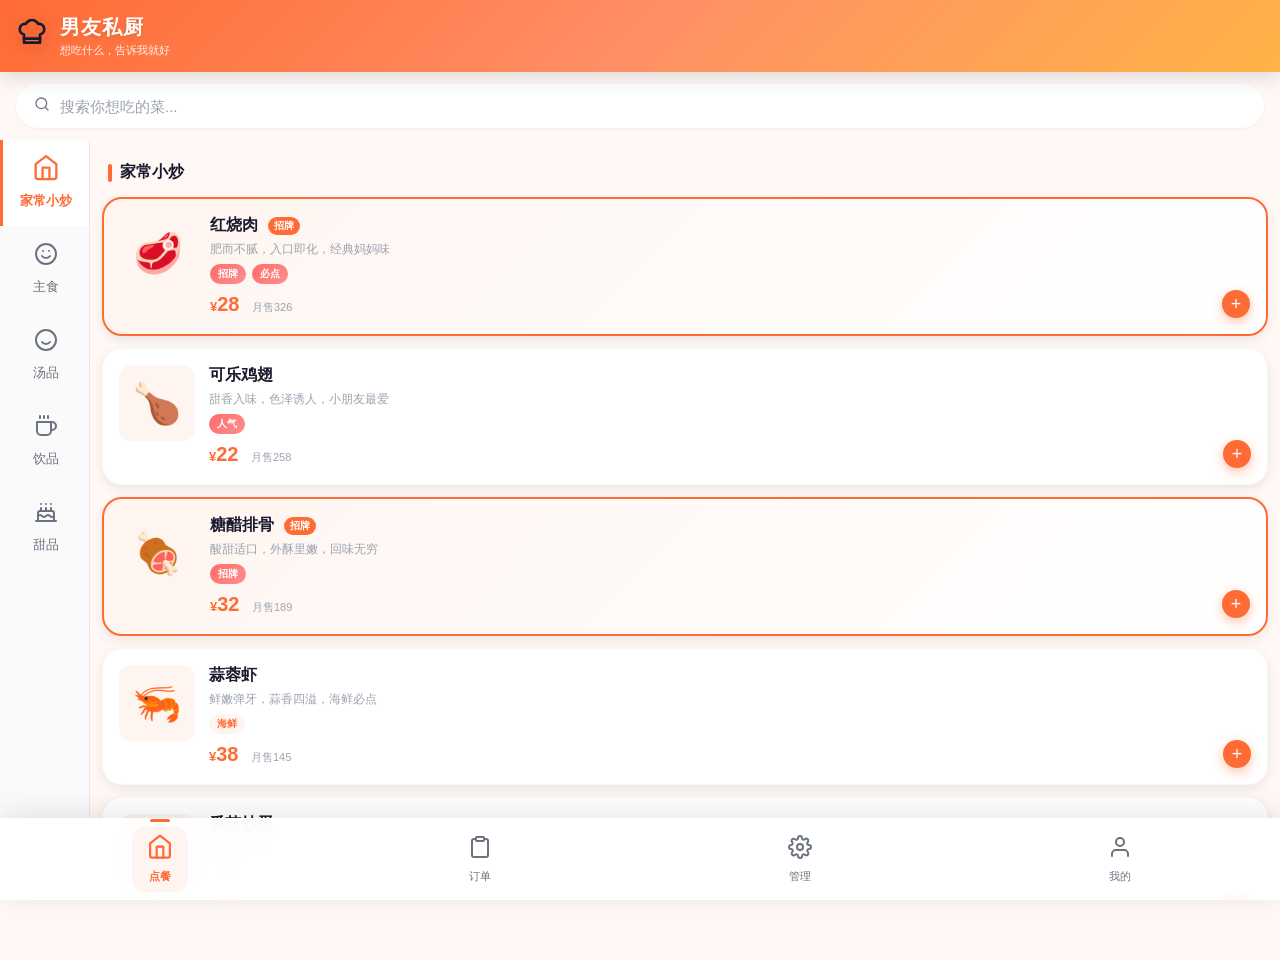
<file: docs/index.html>
<!DOCTYPE html>
<html lang="zh-CN">
<head>
    <meta charset="UTF-8">
    <meta name="viewport" content="width=device-width, initial-scale=1.0, maximum-scale=1.0, user-scalable=no">
    <title>男友私厨 · 点餐</title>
    <link rel="stylesheet" href="style.css">
    <link rel="icon" href="data:image/svg+xml,<svg xmlns='http://www.w3.org/2000/svg' viewBox='0 0 24 24' fill='none' stroke='%23FF6B35' stroke-width='2'><path d='M6 13.87A4 4 0 0 1 7.41 6a5.11 5.11 0 0 1 1.05-1.54 5 5 0 0 1 7.08 0A5.11 5.11 0 0 1 16.59 6 4 4 0 0 1 18 13.87V20H6Z'/><line x1='6' y1='17' x2='18' y2='17'/></svg>">
</head>
<body>
    <!-- 背景图片层 -->
    <div class="bg-image-layer" id="bgImageLayer"></div>
    
    <!-- 顶部导航 -->
    <header class="header">
        <div class="header-left">
            <span class="header-icon" id="headerIcon"></span>
            <div>
                <h1 class="header-title" id="pageTitle">男友私厨</h1>
                <p class="header-subtitle" id="pageSubtitle">想吃什么，告诉我就好</p>
            </div>
        </div>
    </header>

    <!-- ========== 点餐页面 ========== -->
    <div class="page page-active" id="page-menu">
        <div class="search-bar">
            <div class="search-inner">
                <span class="search-icon" id="searchIcon"></span>
                <input type="text" id="searchInput" placeholder="搜索你想吃的菜..." autocomplete="off">
                <span class="search-clear" id="searchClear" style="display:none"></span>
            </div>
        </div>
        <div class="cart-float-btn" id="cartFloatBtn" style="display:none">
            <span class="cart-float-icon" id="cartFloatIcon"></span>
            <span class="cart-float-badge" id="cartBadge">0</span>
            <div class="cart-float-info">
                <span class="cart-float-price" id="cartTotalPrice">¥0.00</span>
                <button class="cart-float-checkout" id="checkoutBtn" disabled>下单</button>
            </div>
        </div>
        <div class="main-container">
            <nav class="category-sidebar" id="categorySidebar"></nav>
            <div class="food-list" id="foodList"></div>
        </div>
    </div>

    <!-- ========== 订单历史页面 ========== -->
    <div class="page" id="page-orders">
        <div class="order-page-content" id="orderPageContent"></div>
    </div>

    <!-- ========== 菜单管理页面 ========== -->
    <div class="page" id="page-manage">
        <div class="manage-page-content" id="managePageContent"></div>
    </div>

    <!-- ========== 我的页面 ========== -->
    <div class="page" id="page-profile">
        <div class="profile-page-content" id="profilePageContent"></div>
    </div>

    <!-- ========== 底部导航栏 ========== -->
    <nav class="bottom-nav" id="bottomNav">
        <div class="nav-item active" data-page="menu">
            <span class="nav-icon" id="navIconMenu"></span>
            <span class="nav-label">点餐</span>
        </div>
        <div class="nav-item" data-page="orders">
            <span class="nav-icon" id="navIconOrders"></span>
            <span class="nav-label">订单</span>
        </div>
        <div class="nav-item" data-page="manage">
            <span class="nav-icon" id="navIconManage"></span>
            <span class="nav-label">管理</span>
        </div>
        <div class="nav-item" data-page="profile">
            <span class="nav-icon" id="navIconProfile"></span>
            <span class="nav-label">我的</span>
        </div>
    </nav>

    <!-- ========== 弹窗 ========== -->
    <div class="modal-overlay" id="cartModal" style="display:none">
        <div class="modal-content cart-modal">
            <div class="modal-header">
                <h2>已选菜品</h2>
                <button class="modal-close" id="cartModalClose"></button>
            </div>
            <div class="cart-modal-body" id="cartModalBody"></div>
            <div class="cart-modal-footer">
                <div class="cart-modal-total">
                    <span>合计</span>
                    <span class="cart-modal-total-price" id="cartModalTotal">¥0.00</span>
                </div>
                <button class="cart-modal-checkout-btn" id="cartModalCheckout">提交订单</button>
            </div>
        </div>
    </div>

    <div class="modal-overlay" id="orderModal" style="display:none">
        <div class="modal-content order-modal">
            <div class="order-success-icon" id="orderSuccessIcon"></div>
            <h2 class="order-success-title">下单成功！</h2>
            <p class="order-success-subtitle">你的专属厨师正在准备中...</p>
            <div class="order-summary" id="orderSummary"></div>
            <div class="order-note-section">
                <label class="order-note-label">给厨师的留言：</label>
                <textarea id="orderNote" class="order-note-input" placeholder="比如：少放辣、多加醋..." rows="2"></textarea>
            </div>
            <div class="order-actions">
                <button class="order-action-btn primary" id="orderConfirmBtn">确认下单</button>
                <button class="order-action-btn secondary" id="orderCancelBtn">再想想</button>
            </div>
        </div>
    </div>

    <div class="modal-overlay" id="doneModal" style="display:none">
        <div class="modal-content done-modal">
            <div class="done-animation">
                <span class="done-icon" id="doneIcon"></span>
            </div>
            <h2 class="done-title">已通知厨师！</h2>
            <p class="done-subtitle">请耐心等待，美味即将呈现</p>
            <div class="done-order-info" id="doneOrderInfo"></div>
            <button class="order-action-btn primary" id="doneCloseBtn">好的</button>
        </div>
    </div>

    <div class="modal-overlay" id="dishDetailModal" style="display:none">
        <div class="modal-content dish-detail-modal">
            <div class="modal-header">
                <h2 id="dishDetailTitle">菜品详情</h2>
                <button class="modal-close" id="dishDetailClose"></button>
            </div>
            <div class="dish-detail-body" id="dishDetailBody"></div>
        </div>
    </div>

    <div class="modal-overlay" id="dishEditModal" style="display:none">
        <div class="modal-content dish-edit-modal">
            <div class="modal-header">
                <h2 id="dishEditTitle">添加菜品</h2>
                <button class="modal-close" id="dishEditClose"></button>
            </div>
            <div class="dish-edit-body" id="dishEditBody"></div>
            <div class="dish-edit-footer">
                <button class="order-action-btn primary" id="dishEditSave">保存</button>
                <button class="order-action-btn secondary" id="dishEditCancel">取消</button>
            </div>
        </div>
    </div>

    <div class="modal-overlay" id="nicknameModal" style="display:none">
        <div class="modal-content nickname-modal">
            <div class="modal-header">
                <h2>设置昵称</h2>
                <button class="modal-close" id="nicknameModalClose"></button>
            </div>
            <div class="nickname-body">
                <p class="nickname-hint">评论时需要显示你的昵称</p>
                <input type="text" id="nicknameInput" class="nickname-input" placeholder="请输入昵称" maxlength="10">
                <button class="order-action-btn primary" id="nicknameSaveBtn">保存</button>
            </div>
        </div>
    </div>

    <!-- 备份/导入弹窗 -->
    <div class="modal-overlay" id="backupModal" style="display:none">
        <div class="modal-content backup-modal">
            <div class="modal-header">
                <h2 id="backupModalTitle">数据备份</h2>
                <button class="modal-close" id="backupModalClose"></button>
            </div>
            <div class="backup-modal-body" id="backupModalBody"></div>
        </div>
    </div>

    <script src="icons.js"></script>
    <script src="app.js"></script>
</body>
</html>
</file>
<file: docs/style.css>
/* ===== 基础重置与变量 ===== */
* {
    margin: 0;
    padding: 0;
    box-sizing: border-box;
    -webkit-tap-highlight-color: transparent;
}

:root {
    --primary: #FF6B35;
    --primary-light: #FF8F65;
    --primary-dark: #E55A2B;
    --primary-bg: #FFF5F0;
    --danger: #FF4757;
    --success: #2ED573;
    --text-primary: #1A1A2E;
    --text-secondary: #6B7280;
    --text-hint: #9CA3AF;
    --bg-main: #F5F5F7;
    --bg-card: #FFFFFF;
    --bg-sidebar: #FAFAFA;
    --border: #E5E7EB;
    --shadow-sm: 0 1px 3px rgba(0,0,0,0.06);
    --shadow-md: 0 4px 12px rgba(0,0,0,0.08);
    --shadow-lg: 0 8px 30px rgba(0,0,0,0.12);
    --radius-sm: 8px;
    --radius-md: 12px;
    --radius-lg: 20px;
    --radius-full: 999px;
    --safe-bottom: env(safe-area-inset-bottom, 0px);
    --nav-height: 60px;
    --header-bg: linear-gradient(135deg, #FF6B35 0%, #FF8F65 100%);
}

html { font-size: 16px; height: 100%; }

body {
    font-family: -apple-system, BlinkMacSystemFont, 'PingFang SC', 'Hiragino Sans GB', 'Microsoft YaHei', sans-serif;
    background: var(--bg-main);
    color: var(--text-primary);
    min-height: 100%;
    overflow-x: hidden;
    padding-bottom: calc(var(--nav-height) + var(--safe-bottom));
    transition: background 0.5s ease;
}

/* ===== 主题系统 ===== */
/* 主题1: 暖阳橙 (默认) */
[data-theme="sunset"] {
    --primary: #FF6B35;
    --primary-light: #FF8F65;
    --primary-dark: #E55A2B;
    --primary-bg: #FFF5F0;
    --header-bg: linear-gradient(135deg, #FF6B35 0%, #FF8F65 50%, #FFB347 100%);
    --bg-main: #FFF8F5;
    --bg-card: #FFFFFF;
}

/* 主题2: 樱花粉 */
[data-theme="sakura"] {
    --primary: #FF6B9D;
    --primary-light: #FF8FB1;
    --primary-dark: #E55A8A;
    --primary-bg: #FFF0F5;
    --header-bg: linear-gradient(135deg, #FF6B9D 0%, #FF8FB1 50%, #FFB6C1 100%);
    --bg-main: #FFF5F8;
    --bg-card: #FFFFFF;
}

/* 主题3: 薄荷绿 */
[data-theme="mint"] {
    --primary: #00B4D8;
    --primary-light: #48CAE4;
    --primary-dark: #0096C7;
    --primary-bg: #E8F8F5;
    --header-bg: linear-gradient(135deg, #00B4D8 0%, #48CAE4 50%, #90E0EF 100%);
    --bg-main: #F0FAFA;
    --bg-card: #FFFFFF;
}

/* 主题4: 星空紫 */
[data-theme="galaxy"] {
    --primary: #7C3AED;
    --primary-light: #8B5CF6;
    --primary-dark: #6D28D9;
    --primary-bg: #F3EEFF;
    --header-bg: linear-gradient(135deg, #667EEA 0%, #764BA2 50%, #F093FB 100%);
    --bg-main: #F8F5FF;
    --bg-card: #FFFFFF;
}

/* 主题5: 深海蓝 */
[data-theme="ocean"] {
    --primary: #0EA5E9;
    --primary-light: #38BDF8;
    --primary-dark: #0284C7;
    --primary-bg: #E0F2FE;
    --header-bg: linear-gradient(135deg, #0EA5E9 0%, #38BDF8 50%, #7DD3FC 100%);
    --bg-main: #F0F9FF;
    --bg-card: #FFFFFF;
}

/* 主题6: 抹茶绿 */
[data-theme="matcha"] {
    --primary: #84CC16;
    --primary-light: #A3E635;
    --primary-dark: #65A30D;
    --primary-bg: #F7FEE7;
    --header-bg: linear-gradient(135deg, #84CC16 0%, #A3E635 50%, #D9F99D 100%);
    --bg-main: #FEFCE8;
    --bg-card: #FFFFFF;
}

/* 主题7: 蜜桃橙 */
[data-theme="peach"] {
    --primary: #FB923C;
    --primary-light: #FDBA74;
    --primary-dark: #F97316;
    --primary-bg: #FFF7ED;
    --header-bg: linear-gradient(135deg, #FB923C 0%, #FDBA74 50%, #FED7AA 100%);
    --bg-main: #FFFBEB;
    --bg-card: #FFFFFF;
}

/* 主题8: 暗夜模式 */
[data-theme="dark"] {
    --primary: #FF6B35;
    --primary-light: #FF8F65;
    --primary-dark: #E55A2B;
    --primary-bg: #2D2D3F;
    --header-bg: linear-gradient(135deg, #1A1A2E 0%, #16213E 50%, #0F3460 100%);
    --bg-main: #0F0F1A;
    --bg-card: #1A1A2E;
    --bg-sidebar: #16162A;
    --text-primary: #E8E8F0;
    --text-secondary: #A0A0B8;
    --text-hint: #6B6B80;
    --border: #2D2D45;
}

/* ===== 背景图案 ===== */
[data-pattern="dots"] body::before,
body.pattern-dots::before {
    content: '';
    position: fixed;
    top: 0;
    left: 0;
    right: 0;
    bottom: 0;
    background-image: radial-gradient(circle, var(--primary) 1px, transparent 1px);
    background-size: 20px 20px;
    opacity: 0.03;
    pointer-events: none;
    z-index: -1;
}

[data-pattern="waves"] body::before,
body.pattern-waves::before {
    content: '';
    position: fixed;
    top: 0;
    left: 0;
    right: 0;
    bottom: 0;
    background: 
        url("data:image/svg+xml,%3Csvg xmlns='http://www.w3.org/2000/svg' viewBox='0 0 1440 320'%3E%3Cpath fill='%23FF6B35' fill-opacity='0.03' d='M0,96L48,112C96,128,192,160,288,186.7C384,213,480,235,576,213.3C672,192,768,128,864,128C960,128,1056,192,1152,208C1248,224,1344,192,1392,176L1440,160L1440,320L1392,320C1344,320,1248,320,1152,320C1056,320,960,320,864,320C768,320,672,320,576,320C480,320,384,320,288,320C192,320,96,320,48,320L0,320Z'%3E%3C/path%3E%3C/svg%3E") repeat-x;
    background-size: 1440px 320px;
    pointer-events: none;
    z-index: -1;
}

[data-pattern="circles"] body::before,
body.pattern-circles::before {
    content: '';
    position: fixed;
    top: 0;
    left: 0;
    right: 0;
    bottom: 0;
    background-image: 
        radial-gradient(circle at 20% 80%, var(--primary) 0%, transparent 50%),
        radial-gradient(circle at 80% 20%, var(--primary-light) 0%, transparent 50%);
    opacity: 0.05;
    pointer-events: none;
    z-index: -1;
}

/* ===== 顶部导航 ===== */
.header {
    position: sticky;
    top: 0;
    z-index: 100;
    background: var(--header-bg);
    padding: 14px 16px;
    display: flex;
    align-items: center;
    justify-content: space-between;
    box-shadow: 0 4px 20px rgba(0,0,0,0.15);
    backdrop-filter: blur(10px);
}

.header-left {
    display: flex;
    align-items: center;
    gap: 12px;
}

.header-icon {
    font-size: 32px;
    filter: drop-shadow(0 2px 8px rgba(0,0,0,0.2));
    animation: float 3s ease-in-out infinite;
}

@keyframes float {
    0%, 100% { transform: translateY(0); }
    50% { transform: translateY(-3px); }
}

.header-title {
    font-size: 20px;
    font-weight: 800;
    color: white;
    letter-spacing: 1px;
    text-shadow: 0 2px 4px rgba(0,0,0,0.1);
}

.header-subtitle {
    font-size: 11px;
    color: rgba(255,255,255,0.9);
    margin-top: 2px;
    font-weight: 500;
}

/* ===== 页面切换 ===== */
.page {
    display: none;
    animation: fadeIn 0.3s ease-out;
}

.page-active {
    display: block;
}

/* ===== 底部导航栏 ===== */
.bottom-nav {
    position: fixed;
    bottom: 0;
    left: 0;
    right: 0;
    z-index: 200;
    background: rgba(255,255,255,0.95);
    backdrop-filter: blur(20px);
    display: flex;
    justify-content: space-around;
    padding: 8px 0;
    padding-bottom: calc(8px + var(--safe-bottom));
    box-shadow: 0 -4px 30px rgba(0,0,0,0.1);
    border-top: 1px solid rgba(255,255,255,0.8);
}

[data-theme="dark"] .bottom-nav {
    background: rgba(26,26,46,0.95);
    border-top: 1px solid rgba(255,255,255,0.1);
}

.nav-item {
    display: flex;
    flex-direction: column;
    align-items: center;
    gap: 4px;
    padding: 8px 16px;
    cursor: pointer;
    transition: all 0.3s cubic-bezier(0.4, 0, 0.2, 1);
    border-radius: var(--radius-md);
    position: relative;
}

.nav-item:active {
    transform: scale(0.9);
}

.nav-item.active {
    background: var(--primary-bg);
}

.nav-item.active::after {
    content: '';
    position: absolute;
    top: -8px;
    left: 50%;
    transform: translateX(-50%);
    width: 20px;
    height: 3px;
    background: var(--primary);
    border-radius: 2px;
}

.nav-icon {
    font-size: 24px;
    transition: transform 0.3s;
}

.nav-item.active .nav-icon {
    transform: scale(1.1);
}

.nav-label {
    font-size: 11px;
    color: var(--text-secondary);
    font-weight: 500;
}

.nav-item.active .nav-label {
    color: var(--primary);
    font-weight: 700;
}

/* ===== 搜索栏 ===== */
.search-bar {
    padding: 12px 16px;
    background: linear-gradient(180deg, var(--bg-main) 0%, transparent 100%);
    position: sticky;
    top: 62px;
    z-index: 99;
}

.search-inner {
    display: flex;
    align-items: center;
    background: var(--bg-card);
    border-radius: var(--radius-full);
    padding: 10px 16px;
    gap: 10px;
    transition: all 0.3s;
    box-shadow: var(--shadow-sm);
    border: 2px solid transparent;
}

.search-inner:focus-within {
    box-shadow: 0 0 0 3px rgba(255,107,53,0.2);
    border-color: var(--primary-light);
    transform: scale(1.01);
}

.search-icon { 
    font-size: 16px; 
    opacity: 0.6; 
}

.search-inner input {
    flex: 1;
    border: none;
    background: none;
    outline: none;
    font-size: 15px;
    color: var(--text-primary);
}

.search-inner input::placeholder { 
    color: var(--text-hint); 
}

.search-clear {
    font-size: 16px;
    color: var(--text-hint);
    cursor: pointer;
    padding: 4px;
    border-radius: 50%;
    transition: all 0.2s;
}

.search-clear:hover {
    background: var(--primary-bg);
    color: var(--primary);
}

/* ===== 主体布局 ===== */
.main-container {
    display: flex;
    height: calc(100vh - 140px);
    overflow: hidden;
}

/* ===== 左侧分类 ===== */
.category-sidebar {
    width: 90px;
    min-width: 90px;
    background: var(--bg-sidebar);
    overflow-y: auto;
    border-right: 1px solid var(--border);
    scrollbar-width: none;
}

.category-sidebar::-webkit-scrollbar { display: none; }

.category-item {
    padding: 16px 8px;
    text-align: center;
    font-size: 13px;
    color: var(--text-secondary);
    cursor: pointer;
    position: relative;
    transition: all 0.3s;
    border-left: 3px solid transparent;
}

.category-item.active {
    background: var(--bg-card);
    color: var(--primary);
    font-weight: 700;
    border-left-color: var(--primary);
}

.category-item:active { 
    background: var(--primary-bg); 
}

.category-icon {
    font-size: 24px;
    display: block;
    margin-bottom: 6px;
    transition: transform 0.3s;
}

.category-item.active .category-icon {
    transform: scale(1.15);
}

/* ===== 右侧菜品列表 ===== */
.food-list {
    flex: 1;
    overflow-y: auto;
    padding: 12px;
    scroll-behavior: smooth;
    scrollbar-width: none;
}

.food-list::-webkit-scrollbar { display: none; }

.food-section-title {
    font-size: 16px;
    font-weight: 800;
    color: var(--text-primary);
    padding: 10px 6px 14px;
    display: flex;
    align-items: center;
    gap: 8px;
}

.food-section-title::before {
    content: '';
    width: 4px;
    height: 18px;
    background: var(--primary);
    border-radius: 3px;
}

.food-card {
    background: var(--bg-card);
    border-radius: var(--radius-lg);
    padding: 16px;
    margin-bottom: 12px;
    display: flex;
    gap: 14px;
    box-shadow: var(--shadow-md);
    transition: all 0.3s cubic-bezier(0.4, 0, 0.2, 1);
    animation: slideUp 0.4s ease-out;
    border: 1px solid rgba(0,0,0,0.03);
}

@keyframes slideUp {
    from { 
        opacity: 0; 
        transform: translateY(20px); 
    }
    to { 
        opacity: 1; 
        transform: translateY(0); 
    }
}

.food-card:active { 
    transform: scale(0.98); 
    box-shadow: var(--shadow-sm);
}

.food-emoji {
    width: 76px;
    height: 76px;
    border-radius: var(--radius-md);
    background: var(--primary-bg);
    display: flex;
    align-items: center;
    justify-content: center;
    font-size: 40px;
    flex-shrink: 0;
    transition: transform 0.3s;
}

.food-card:hover .food-emoji {
    transform: scale(1.05) rotate(-3deg);
}

.food-info {
    flex: 1;
    min-width: 0;
    display: flex;
    flex-direction: column;
    justify-content: space-between;
}

.food-name {
    font-size: 16px;
    font-weight: 700;
    color: var(--text-primary);
    margin-bottom: 4px;
    cursor: pointer;
}

.food-name:active { 
    color: var(--primary); 
}

.food-desc {
    font-size: 12px;
    color: var(--text-hint);
    line-height: 1.5;
    overflow: hidden;
    text-overflow: ellipsis;
    white-space: nowrap;
}

.food-tags {
    display: flex;
    gap: 6px;
    margin: 6px 0;
    flex-wrap: wrap;
    align-items: center;
}

.food-tag {
    font-size: 10px;
    padding: 3px 8px;
    border-radius: var(--radius-full);
    background: var(--primary-bg);
    color: var(--primary);
    font-weight: 600;
}

.food-tag.hot {
    background: linear-gradient(135deg, #FF6B6B 0%, #FF8E8E 100%);
    color: white;
}

.food-order-count {
    font-size: 10px;
    color: var(--text-hint);
    padding: 3px 8px;
    background: var(--bg-main);
    border-radius: var(--radius-full);
    font-weight: 500;
}

.food-bottom {
    display: flex;
    align-items: center;
    justify-content: space-between;
}

.food-price {
    font-size: 20px;
    font-weight: 800;
    color: var(--primary);
}

.food-price::before {
    content: '¥';
    font-size: 13px;
    font-weight: 700;
}

.food-sales {
    font-size: 11px;
    color: var(--text-hint);
    margin-left: 8px;
}

/* 加减按钮 */
.qty-control {
    display: flex;
    align-items: center;
    gap: 10px;
}

.qty-btn {
    width: 28px;
    height: 28px;
    border-radius: 50%;
    border: none;
    display: flex;
    align-items: center;
    justify-content: center;
    font-size: 18px;
    cursor: pointer;
    transition: all 0.3s cubic-bezier(0.4, 0, 0.2, 1);
    line-height: 1;
}

.qty-btn.minus {
    background: var(--bg-main);
    color: var(--text-secondary);
}

.qty-btn.plus {
    background: var(--primary);
    color: white;
    box-shadow: 0 4px 12px rgba(255,107,53,0.4);
}

.qty-btn:active { 
    transform: scale(0.85); 
}

.qty-num {
    font-size: 16px;
    font-weight: 700;
    min-width: 20px;
    text-align: center;
    color: var(--text-primary);
}

/* ===== 购物车浮动按钮 ===== */
.cart-float-btn {
    position: fixed;
    bottom: calc(var(--nav-height) + 20px + var(--safe-bottom));
    left: 16px;
    right: 16px;
    z-index: 150;
    background: linear-gradient(135deg, #1A1A2E 0%, #2D2D3F 100%);
    border-radius: var(--radius-xl, 28px);
    padding: 12px 18px;
    display: flex;
    align-items: center;
    gap: 14px;
    box-shadow: 0 8px 32px rgba(0,0,0,0.3);
    transition: all 0.3s;
    border: 1px solid rgba(255,255,255,0.1);
}

.cart-float-btn:active { 
    transform: scale(0.97); 
}

.cart-float-icon {
    font-size: 24px;
    position: relative;
}

.cart-float-badge {
    position: absolute;
    top: -6px;
    left: 16px;
    background: var(--danger);
    color: white;
    font-size: 10px;
    font-weight: 700;
    min-width: 20px;
    height: 20px;
    border-radius: 10px;
    display: flex;
    align-items: center;
    justify-content: center;
    padding: 0 5px;
    border: 2px solid #1A1A2E;
}

.cart-float-info {
    flex: 1;
    display: flex;
    align-items: center;
    justify-content: space-between;
}

.cart-float-price {
    font-size: 22px;
    font-weight: 800;
    color: white;
}

.cart-float-checkout {
    background: var(--primary);
    color: white;
    border: none;
    padding: 10px 24px;
    border-radius: var(--radius-full);
    font-size: 15px;
    font-weight: 700;
    cursor: pointer;
    transition: all 0.3s;
    box-shadow: 0 4px 15px rgba(255,107,53,0.4);
}

.cart-float-checkout:disabled {
    background: #4A4A5A;
    color: rgba(255,255,255,0.4);
    cursor: not-allowed;
    box-shadow: none;
}

.cart-float-checkout:not(:disabled):active {
    transform: scale(0.95);
    background: var(--primary-dark);
}

/* ===== 弹窗通用 ===== */
.modal-overlay {
    position: fixed;
    top: 0; left: 0; right: 0; bottom: 0;
    background: rgba(0,0,0,0.6);
    z-index: 300;
    display: flex;
    align-items: flex-end;
    justify-content: center;
    animation: fadeIn 0.3s ease-out;
    backdrop-filter: blur(8px);
}

@keyframes fadeIn { 
    from { opacity: 0; } 
    to { opacity: 1; } 
}

.modal-content {
    background: var(--bg-card);
    border-radius: var(--radius-xl, 28px) var(--radius-xl, 28px) 0 0;
    width: 100%;
    max-height: 85vh;
    overflow: hidden;
    animation: slideUpModal 0.4s cubic-bezier(0.4, 0, 0.2, 1);
    display: flex;
    flex-direction: column;
    box-shadow: 0 -10px 40px rgba(0,0,0,0.2);
}

@keyframes slideUpModal {
    from { transform: translateY(100%); }
    to { transform: translateY(0); }
}

.modal-header {
    display: flex;
    align-items: center;
    justify-content: space-between;
    padding: 18px 22px;
    border-bottom: 1px solid var(--border);
}

.modal-header h2 { 
    font-size: 18px; 
    font-weight: 700; 
}

.modal-close {
    width: 34px; 
    height: 34px;
    border-radius: 50%;
    border: none;
    background: var(--bg-main);
    font-size: 16px;
    cursor: pointer;
    display: flex;
    align-items: center;
    justify-content: center;
    color: var(--text-secondary);
    transition: all 0.3s;
}

.modal-close:hover {
    background: var(--primary-bg);
    color: var(--primary);
}

.modal-close:active { 
    transform: scale(0.9); 
}

/* ===== 购物车弹窗 ===== */
.cart-modal { 
    max-height: 70vh; 
}

.cart-modal-body {
    flex: 1;
    overflow-y: auto;
    padding: 14px 22px;
    scrollbar-width: none;
}

.cart-modal-body::-webkit-scrollbar { display: none; }

.cart-modal-item {
    display: flex;
    align-items: center;
    padding: 14px 0;
    border-bottom: 1px solid var(--border);
    gap: 12px;
    animation: fadeIn 0.3s ease-out;
}

.cart-modal-item:last-child { 
    border-bottom: none; 
}

.cart-modal-item-emoji {
    font-size: 32px;
    width: 50px; 
    height: 50px;
    background: var(--primary-bg);
    border-radius: var(--radius-md);
    display: flex;
    align-items: center;
    justify-content: center;
    flex-shrink: 0;
}

.cart-modal-item-info { 
    flex: 1; 
    min-width: 0; 
}

.cart-modal-item-name { 
    font-size: 15px; 
    font-weight: 600; 
}

.cart-modal-item-price { 
    font-size: 14px; 
    color: var(--primary); 
    font-weight: 700; 
}

.cart-modal-footer {
    padding: 18px 22px;
    padding-bottom: calc(18px + var(--safe-bottom));
    border-top: 1px solid var(--border);
    display: flex;
    align-items: center;
    justify-content: space-between;
}

.cart-modal-total { 
    display: flex; 
    flex-direction: column; 
}

.cart-modal-total span:first-child { 
    font-size: 13px; 
    color: var(--text-hint); 
}

.cart-modal-total-price { 
    font-size: 24px; 
    font-weight: 800; 
    color: var(--primary); 
}

.cart-modal-checkout-btn {
    background: var(--primary);
    color: white;
    border: none;
    padding: 14px 36px;
    border-radius: var(--radius-full);
    font-size: 16px;
    font-weight: 700;
    cursor: pointer;
    transition: all 0.3s;
    box-shadow: 0 4px 15px rgba(255,107,53,0.4);
}

.cart-modal-checkout-btn:active {
    transform: scale(0.95);
    background: var(--primary-dark);
}

/* ===== 下单确认弹窗 ===== */
.order-modal {
    max-height: 85vh;
    padding: 35px 26px;
    align-items: center;
    text-align: center;
}

.order-success-icon { 
    font-size: 60px; 
    margin-bottom: 16px; 
    animation: popIn 0.5s cubic-bezier(0.4, 0, 0.2, 1); 
}

.order-success-title { 
    font-size: 22px; 
    font-weight: 800; 
    margin-bottom: 6px; 
}

.order-success-subtitle { 
    font-size: 14px; 
    color: var(--text-hint); 
    margin-bottom: 24px; 
}

.order-summary {
    width: 100%;
    background: var(--bg-main);
    border-radius: var(--radius-lg);
    padding: 16px;
    margin-bottom: 18px;
    text-align: left;
}

.order-summary-item {
    display: flex;
    justify-content: space-between;
    padding: 8px 0;
    font-size: 14px;
}

.order-summary-item .name { 
    color: var(--text-secondary); 
}

.order-summary-item .qty { 
    color: var(--text-hint); 
    margin: 0 8px; 
}

.order-summary-item .price { 
    font-weight: 700; 
    color: var(--text-primary); 
}

.order-summary-total {
    border-top: 2px dashed var(--border);
    margin-top: 10px;
    padding-top: 10px;
    display: flex;
    justify-content: space-between;
    font-weight: 800;
    font-size: 16px;
}

.order-summary-total .price { 
    color: var(--primary); 
}

.order-note-section {
    width: 100%;
    margin-bottom: 22px;
    text-align: left;
}

.order-note-label {
    font-size: 14px;
    color: var(--text-secondary);
    margin-bottom: 8px;
    display: block;
    font-weight: 600;
}

.order-note-input {
    width: 100%;
    border: 2px solid var(--border);
    border-radius: var(--radius-md);
    padding: 12px 14px;
    font-size: 14px;
    resize: none;
    font-family: inherit;
    outline: none;
    transition: all 0.3s;
}

.order-note-input:focus {
    border-color: var(--primary);
    box-shadow: 0 0 0 3px rgba(255,107,53,0.1);
}

.order-actions {
    width: 100%;
    display: flex;
    flex-direction: column;
    gap: 12px;
}

.order-action-btn {
    width: 100%;
    padding: 15px;
    border-radius: var(--radius-full);
    border: none;
    font-size: 16px;
    font-weight: 700;
    cursor: pointer;
    transition: all 0.3s;
}

.order-action-btn.primary {
    background: var(--primary);
    color: white;
    box-shadow: 0 4px 20px rgba(255,107,53,0.4);
}

.order-action-btn.primary:active {
    transform: scale(0.97);
    background: var(--primary-dark);
}

.order-action-btn.secondary {
    background: var(--bg-main);
    color: var(--text-secondary);
}

.order-action-btn.secondary:active { 
    transform: scale(0.97); 
}

/* ===== 订单完成弹窗 ===== */
.done-modal {
    max-height: 75vh;
    padding: 45px 26px;
    align-items: center;
    text-align: center;
}

.done-animation { 
    margin-bottom: 20px; 
}

.done-icon {
    font-size: 72px;
    display: inline-block;
    animation: bounce 1.2s ease-in-out infinite;
}

@keyframes bounce {
    0%, 100% { transform: translateY(0) rotate(0deg); }
    25% { transform: translateY(-12px) rotate(-5deg); }
    75% { transform: translateY(-8px) rotate(5deg); }
}

.done-title { 
    font-size: 22px; 
    font-weight: 800; 
    margin-bottom: 8px; 
}

.done-subtitle { 
    font-size: 14px; 
    color: var(--text-hint); 
    margin-bottom: 28px; 
}

.done-order-info {
    width: 100%;
    background: var(--bg-main);
    border-radius: var(--radius-lg);
    padding: 18px;
    margin-bottom: 28px;
    text-align: left;
}

.done-order-info .info-row {
    display: flex;
    justify-content: space-between;
    padding: 6px 0;
    font-size: 14px;
}

.done-order-info .info-label { 
    color: var(--text-hint); 
}

.done-order-info .info-value { 
    font-weight: 600; 
}

/* ===== 订单历史页面 ===== */
.order-page-content {
    padding: 14px 18px;
    padding-bottom: 24px;
}

.order-date-group { 
    margin-bottom: 18px; 
}

.order-date-header {
    font-size: 15px;
    font-weight: 700;
    color: var(--text-secondary);
    padding: 10px 0;
    border-bottom: 2px solid var(--border);
    margin-bottom: 10px;
}

.order-card {
    background: var(--bg-card);
    border-radius: var(--radius-lg);
    padding: 16px;
    margin-bottom: 12px;
    box-shadow: var(--shadow-md);
    border: 1px solid rgba(0,0,0,0.03);
}

.order-card-header {
    display: flex;
    align-items: center;
    justify-content: space-between;
    margin-bottom: 12px;
}

.order-card-time { 
    font-size: 14px; 
    color: var(--text-secondary); 
    font-weight: 500;
}

.order-card-status {
    font-size: 11px;
    padding: 4px 10px;
    border-radius: var(--radius-full);
    background: linear-gradient(135deg, #D1FAE5 0%, #A7F3D0 100%);
    color: #059669;
    font-weight: 600;
}

.order-delete-btn {
    font-size: 11px;
    padding: 4px 10px;
    border-radius: var(--radius-full);
    background: linear-gradient(135deg, #FEE2E2 0%, #FECACA 100%);
    color: var(--danger);
    border: none;
    cursor: pointer;
    font-weight: 600;
}

.order-card-items {
    border-top: 1px solid var(--border);
    padding-top: 10px;
}

.order-card-item {
    display: flex;
    justify-content: space-between;
    padding: 5px 0;
    font-size: 14px;
    color: var(--text-secondary);
}

.order-card-item-price { 
    font-weight: 700; 
    color: var(--text-primary); 
}

.order-card-note {
    font-size: 13px;
    color: var(--text-hint);
    padding: 8px 0;
    border-top: 1px solid var(--border);
    margin-top: 8px;
}

.order-card-footer {
    display: flex;
    justify-content: flex-end;
    padding-top: 10px;
    border-top: 1px solid var(--border);
    margin-top: 8px;
}

.order-card-total {
    font-size: 17px;
    font-weight: 800;
    color: var(--primary);
}

/* ===== 菜品详情弹窗 ===== */
.dish-detail-modal {
    max-height: 85vh;
}

.dish-detail-body {
    overflow-y: auto;
    padding: 18px 22px;
    padding-bottom: calc(18px + var(--safe-bottom));
}

.dish-detail-info {
    text-align: center;
    padding-bottom: 18px;
    border-bottom: 2px solid var(--border);
    margin-bottom: 18px;
}

.dish-detail-emoji-large {
    font-size: 80px;
    margin-bottom: 14px;
    animation: float 3s ease-in-out infinite;
}

.dish-detail-meta {
    display: flex;
    justify-content: center;
    gap: 18px;
    margin-bottom: 10px;
}

.dish-detail-price {
    font-size: 28px;
    font-weight: 800;
    color: var(--primary);
}

.dish-detail-sales, .dish-detail-order-count {
    font-size: 14px;
    color: var(--text-hint);
    display: flex;
    align-items: center;
}

.dish-detail-desc {
    font-size: 15px;
    color: var(--text-secondary);
    margin-bottom: 10px;
    line-height: 1.6;
}

.dish-detail-tags {
    display: flex;
    gap: 8px;
    justify-content: center;
    flex-wrap: wrap;
}

/* 评论区 */
.comments-header {
    display: flex;
    justify-content: space-between;
    align-items: center;
    font-size: 16px;
    font-weight: 700;
    margin-bottom: 14px;
}

.comments-avg {
    font-size: 15px;
    color: var(--primary);
    font-weight: 700;
}

.comment-input-area {
    background: var(--bg-main);
    border-radius: var(--radius-lg);
    padding: 14px;
    margin-bottom: 18px;
}

.comment-rating {
    display: flex;
    gap: 6px;
    margin-bottom: 10px;
}

.star {
    font-size: 28px;
    cursor: pointer;
    color: var(--text-hint);
    transition: all 0.2s;
}

.star.active, .star:hover {
    color: #FFB800;
    transform: scale(1.1);
}

.comment-input {
    width: 100%;
    border: 2px solid var(--border);
    border-radius: var(--radius-md);
    padding: 12px;
    font-size: 14px;
    resize: none;
    font-family: inherit;
    outline: none;
    margin-bottom: 10px;
    transition: all 0.3s;
}

.comment-input:focus {
    border-color: var(--primary);
    box-shadow: 0 0 0 3px rgba(255,107,53,0.1);
}

.comment-actions {
    display: flex;
    justify-content: flex-end;
}

.comment-submit-btn {
    background: var(--primary);
    color: white;
    border: none;
    padding: 10px 20px;
    border-radius: var(--radius-full);
    font-size: 14px;
    font-weight: 700;
    cursor: pointer;
    transition: all 0.3s;
    box-shadow: 0 4px 12px rgba(255,107,53,0.3);
}

.comment-submit-btn:active { 
    transform: scale(0.95); 
}

.comments-list {
    max-height: 300px;
    overflow-y: auto;
}

.no-comments {
    text-align: center;
    color: var(--text-hint);
    padding: 24px;
    font-size: 14px;
}

.comment-item {
    padding: 14px 0;
    border-bottom: 1px solid var(--border);
}

.comment-item:last-child { 
    border-bottom: none; 
}

.comment-header {
    display: flex;
    align-items: center;
    gap: 10px;
    margin-bottom: 8px;
}

.comment-nickname {
    font-size: 14px;
    font-weight: 700;
    color: var(--text-primary);
}

.comment-stars {
    font-size: 13px;
    color: #FFB800;
}

.comment-time {
    font-size: 12px;
    color: var(--text-hint);
    margin-left: auto;
}

.comment-text {
    font-size: 14px;
    color: var(--text-secondary);
    line-height: 1.6;
}

/* ===== 菜单管理页面 ===== */
.manage-page-content {
    padding: 14px 18px;
    padding-bottom: 24px;
}

.manage-actions {
    margin-bottom: 14px;
}

.manage-add-btn {
    width: 100%;
    padding: 14px;
    border-radius: var(--radius-lg);
    border: 2px dashed var(--primary);
    background: var(--primary-bg);
    color: var(--primary);
    font-size: 15px;
    font-weight: 700;
    cursor: pointer;
    transition: all 0.3s;
}

.manage-add-btn:active { 
    transform: scale(0.98); 
}

.manage-category-group {
    background: var(--bg-card);
    border-radius: var(--radius-lg);
    margin-bottom: 14px;
    overflow: hidden;
    box-shadow: var(--shadow-md);
}

.manage-category-header {
    padding: 14px 16px;
    background: var(--bg-main);
    display: flex;
    justify-content: space-between;
    align-items: center;
    font-weight: 700;
    font-size: 15px;
    border-bottom: 1px solid var(--border);
}

.manage-category-count {
    font-size: 13px;
    color: var(--text-hint);
    font-weight: 500;
}

.manage-dish-item {
    display: flex;
    align-items: center;
    padding: 14px 16px;
    border-bottom: 1px solid var(--border);
    gap: 12px;
}

.manage-dish-item:last-child { 
    border-bottom: none; 
}

.manage-dish-emoji {
    font-size: 32px;
    width: 44px; 
    height: 44px;
    background: var(--primary-bg);
    border-radius: var(--radius-md);
    display: flex;
    align-items: center;
    justify-content: center;
    flex-shrink: 0;
}

.manage-dish-info {
    flex: 1;
    min-width: 0;
}

.manage-dish-name {
    font-size: 15px;
    font-weight: 700;
    display: block;
}

.manage-dish-price {
    font-size: 14px;
    color: var(--primary);
    font-weight: 700;
    margin-right: 10px;
}

.manage-dish-order-count {
    font-size: 12px;
    color: var(--text-hint);
}

.manage-dish-actions {
    display: flex;
    gap: 10px;
    flex-shrink: 0;
}

.manage-edit-btn, .manage-delete-btn {
    font-size: 13px;
    padding: 6px 12px;
    border-radius: var(--radius-full);
    border: none;
    cursor: pointer;
    font-weight: 600;
}

.manage-edit-btn {
    background: linear-gradient(135deg, #DBEAFE 0%, #BFDBFE 100%);
    color: #2563EB;
}

.manage-delete-btn {
    background: linear-gradient(135deg, #FEE2E2 0%, #FECACA 100%);
    color: var(--danger);
}

/* ===== 菜品编辑弹窗 ===== */
.dish-edit-modal {
    max-height: 85vh;
}

.dish-edit-body {
    overflow-y: auto;
    padding: 18px 22px;
}

.edit-form {
    display: flex;
    flex-direction: column;
    gap: 16px;
}

.edit-field label {
    display: block;
    font-size: 14px;
    font-weight: 700;
    color: var(--text-secondary);
    margin-bottom: 8px;
}

.edit-field input,
.edit-field textarea,
.edit-field select {
    width: 100%;
    border: 2px solid var(--border);
    border-radius: var(--radius-md);
    padding: 12px 14px;
    font-size: 15px;
    font-family: inherit;
    outline: none;
    transition: all 0.3s;
}

.edit-field input:focus,
.edit-field textarea:focus,
.edit-field select:focus {
    border-color: var(--primary);
    box-shadow: 0 0 0 3px rgba(255,107,53,0.1);
}

.dish-edit-footer {
    padding: 18px 22px;
    padding-bottom: calc(18px + var(--safe-bottom));
    border-top: 1px solid var(--border);
    display: flex;
    flex-direction: column;
    gap: 12px;
}

/* ===== 我的页面 ===== */
.profile-page-content {
    padding: 18px;
    padding-bottom: 24px;
}

.profile-section {
    background: var(--bg-card);
    border-radius: var(--radius-lg);
    padding: 20px;
    margin-bottom: 14px;
    box-shadow: var(--shadow-md);
}

.profile-avatar {
    width: 72px; 
    height: 72px;
    border-radius: 50%;
    background: var(--header-bg);
    color: white;
    font-size: 32px;
    font-weight: 800;
    display: flex;
    align-items: center;
    justify-content: center;
    margin: 0 auto 12px;
    box-shadow: 0 4px 20px rgba(0,0,0,0.15);
}

.profile-name {
    text-align: center;
    font-size: 20px;
    font-weight: 800;
    margin-bottom: 10px;
}

.profile-edit-btn {
    display: block;
    margin: 0 auto;
    padding: 8px 20px;
    border-radius: var(--radius-full);
    border: 2px solid var(--primary);
    background: transparent;
    color: var(--primary);
    font-size: 14px;
    font-weight: 600;
    cursor: pointer;
    transition: all 0.3s;
}

.profile-edit-btn:active {
    background: var(--primary);
    color: white;
}

.profile-stats {
    display: flex;
    gap: 14px;
    margin-bottom: 14px;
}

.stat-item {
    flex: 1;
    background: var(--bg-card);
    border-radius: var(--radius-lg);
    padding: 18px;
    text-align: center;
    box-shadow: var(--shadow-md);
}

.stat-value {
    font-size: 28px;
    font-weight: 800;
    color: var(--primary);
}

.stat-label {
    font-size: 13px;
    color: var(--text-hint);
    margin-top: 6px;
}

.profile-section-title {
    font-size: 15px;
    font-weight: 700;
    margin-bottom: 14px;
    color: var(--text-secondary);
}

.top-dishes-list {
    display: flex;
    flex-direction: column;
    gap: 10px;
}

.top-dish-item {
    display: flex;
    align-items: center;
    gap: 10px;
    padding: 10px 0;
    border-bottom: 1px solid var(--border);
}

.top-dish-item:last-child { 
    border-bottom: none; 
}

.top-dish-rank {
    width: 24px; 
    height: 24px;
    border-radius: 50%;
    background: var(--primary-bg);
    color: var(--primary);
    font-size: 12px;
    font-weight: 800;
    display: flex;
    align-items: center;
    justify-content: center;
}

.top-dish-rank:nth-child(1) {
    background: linear-gradient(135deg, #FFD700 0%, #FFA500 100%);
    color: white;
}

.top-dish-emoji { 
    font-size: 24px; 
}

.top-dish-name { 
    flex: 1; 
    font-size: 15px;
    font-weight: 600;
}

.top-dish-count { 
    font-size: 14px; 
    color: var(--text-hint);
    font-weight: 600;
}

.profile-danger-btn {
    width: 100%;
    padding: 14px;
    border-radius: var(--radius-lg);
    border: 2px solid var(--danger);
    background: transparent;
    color: var(--danger);
    font-size: 15px;
    font-weight: 700;
    cursor: pointer;
    transition: all 0.3s;
}

.profile-danger-btn:active {
    background: var(--danger);
    color: white;
}

/* ===== 昵称弹窗 ===== */
.nickname-modal {
    max-height: 50vh;
    padding: 24px;
    align-items: center;
}

.nickname-body {
    text-align: center;
    padding: 0 24px 24px;
    width: 100%;
}

.nickname-hint {
    font-size: 14px;
    color: var(--text-hint);
    margin-bottom: 18px;
}

.nickname-input {
    width: 100%;
    border: 2px solid var(--border);
    border-radius: var(--radius-lg);
    padding: 14px;
    font-size: 18px;
    text-align: center;
    outline: none;
    margin-bottom: 18px;
    transition: all 0.3s;
}

.nickname-input:focus {
    border-color: var(--primary);
    box-shadow: 0 0 0 3px rgba(255,107,53,0.1);
}

/* ===== 主题选择器 ===== */
.theme-selector {
    background: var(--bg-card);
    border-radius: var(--radius-lg);
    padding: 18px;
    margin-bottom: 14px;
    box-shadow: var(--shadow-md);
}

.theme-selector-title {
    font-size: 15px;
    font-weight: 700;
    margin-bottom: 14px;
    color: var(--text-secondary);
}

.theme-grid {
    display: grid;
    grid-template-columns: repeat(4, 1fr);
    gap: 12px;
}

.theme-item {
    aspect-ratio: 1;
    border-radius: var(--radius-md);
    cursor: pointer;
    transition: all 0.3s;
    position: relative;
    overflow: hidden;
    border: 3px solid transparent;
}

.theme-item:active {
    transform: scale(0.9);
}

.theme-item.active {
    border-color: var(--primary);
    box-shadow: 0 0 0 2px white, 0 0 0 4px var(--primary);
}

.theme-item.active::after {
    content: '✓';
    position: absolute;
    top: 50%;
    left: 50%;
    transform: translate(-50%, -50%);
    color: white;
    font-size: 20px;
    font-weight: 800;
    text-shadow: 0 2px 4px rgba(0,0,0,0.3);
}

.theme-sunset {
    background: linear-gradient(135deg, #FF6B35 0%, #FF8F65 100%);
}

.theme-sakura {
    background: linear-gradient(135deg, #FF6B9D 0%, #FFB6C1 100%);
}

.theme-mint {
    background: linear-gradient(135deg, #00B4D8 0%, #90E0EF 100%);
}

.theme-galaxy {
    background: linear-gradient(135deg, #667EEA 0%, #F093FB 100%);
}

.theme-ocean {
    background: linear-gradient(135deg, #0EA5E9 0%, #7DD3FC 100%);
}

.theme-matcha {
    background: linear-gradient(135deg, #84CC16 0%, #D9F99D 100%);
}

.theme-peach {
    background: linear-gradient(135deg, #FB923C 0%, #FED7AA 100%);
}

.theme-dark {
    background: linear-gradient(135deg, #1A1A2E 0%, #0F3460 100%);
}

.theme-name {
    position: absolute;
    bottom: 4px;
    left: 0;
    right: 0;
    text-align: center;
    font-size: 10px;
    color: white;
    font-weight: 600;
    text-shadow: 0 1px 2px rgba(0,0,0,0.3);
}

/* ===== 背景图案选择器 ===== */
.pattern-selector {
    background: var(--bg-card);
    border-radius: var(--radius-lg);
    padding: 18px;
    margin-bottom: 14px;
    box-shadow: var(--shadow-md);
}

.pattern-grid {
    display: grid;
    grid-template-columns: repeat(4, 1fr);
    gap: 12px;
}

.pattern-item {
    aspect-ratio: 1;
    border-radius: var(--radius-md);
    cursor: pointer;
    transition: all 0.3s;
    display: flex;
    align-items: center;
    justify-content: center;
    font-size: 14px;
    font-weight: 600;
    border: 2px solid var(--border);
    background: var(--bg-main);
}

.pattern-item:active {
    transform: scale(0.9);
}

.pattern-item.active {
    border-color: var(--primary);
    background: var(--primary-bg);
    color: var(--primary);
}

/* ===== 空状态 ===== */
.empty-state, .empty-cart, .no-result {
    text-align: center;
    padding: 70px 24px;
    color: var(--text-hint);
}

.empty-state-icon, .empty-cart-icon, .no-result-icon {
    font-size: 56px;
    margin-bottom: 16px;
    opacity: 0.6;
}

.empty-state-text, .empty-cart-text, .no-result-text {
    font-size: 15px;
    font-weight: 600;
}

.empty-state-hint {
    font-size: 13px;
    margin-top: 6px;
    color: var(--text-hint);
}

/* ===== 动画 ===== */
@keyframes popIn {
    0% { transform: scale(0.5); opacity: 0; }
    70% { transform: scale(1.1); }
    100% { transform: scale(1); opacity: 1; }
}

@keyframes pulse {
    0%, 100% { transform: scale(1); }
    50% { transform: scale(1.05); }
}

/* ===== 小屏适配 ===== */
@media (max-width: 360px) {
    .category-sidebar {
        width: 74px;
        min-width: 74px;
    }
    .category-item {
        font-size: 12px;
        padding: 14px 6px;
    }
    .food-card {
        padding: 12px;
    }
    .food-emoji {
        width: 64px;
        height: 64px;
        font-size: 34px;
    }
}

/* ===== SVG 图标样式 ===== */
.icon {
    display: inline-flex;
    align-items: center;
    justify-content: center;
}

.icon svg {
    width: 100%;
    height: 100%;
}

.nav-icon .icon svg {
    stroke: var(--text-secondary);
    transition: stroke 0.3s;
}

.nav-item.active .nav-icon .icon svg {
    stroke: var(--primary);
}

/* ===== 背景图片层 ===== */
.bg-image-layer {
    position: fixed;
    top: 0;
    left: 0;
    right: 0;
    bottom: 0;
    background-size: cover;
    background-position: center;
    background-repeat: no-repeat;
    opacity: 0.15;
    pointer-events: none;
    z-index: -1;
    transition: opacity 0.3s;
}

.bg-image-layer.has-image {
    opacity: 0.2;
}

/* ===== 背景图片设置 ===== */
.bg-image-section {
    background: var(--bg-card);
    border-radius: var(--radius-lg);
    padding: 18px;
    margin-bottom: 14px;
    box-shadow: var(--shadow-md);
}

.bg-image-preview {
    width: 100%;
    height: 120px;
    border-radius: var(--radius-md);
    background: var(--bg-main);
    background-size: cover;
    background-position: center;
    display: flex;
    align-items: center;
    justify-content: center;
    margin-bottom: 12px;
    border: 2px dashed var(--border);
}

.bg-image-preview span {
    color: var(--text-hint);
    font-size: 13px;
}

.bg-image-actions {
    display: flex;
    gap: 10px;
}

.bg-image-btn {
    flex: 1;
    padding: 10px;
    border-radius: var(--radius-md);
    border: none;
    background: var(--primary-bg);
    color: var(--primary);
    font-size: 13px;
    font-weight: 600;
    cursor: pointer;
    display: flex;
    align-items: center;
    justify-content: center;
    gap: 6px;
    transition: all 0.3s;
}

.bg-image-btn:active {
    transform: scale(0.97);
}

.bg-image-btn.danger {
    background: #FEE2E2;
    color: var(--danger);
}

/* ===== 备份按钮 ===== */
.backup-actions {
    display: flex;
    gap: 10px;
}

.backup-btn {
    flex: 1;
    padding: 12px;
    border-radius: var(--radius-md);
    border: 2px solid var(--border);
    background: var(--bg-card);
    color: var(--text-primary);
    font-size: 14px;
    font-weight: 600;
    cursor: pointer;
    display: flex;
    align-items: center;
    justify-content: center;
    gap: 8px;
    transition: all 0.3s;
}

.backup-btn:active {
    transform: scale(0.97);
    border-color: var(--primary);
    color: var(--primary);
}

.backup-btn .icon svg {
    width: 18px;
    height: 18px;
}

/* ===== 备份弹窗 ===== */
.backup-modal {
    max-height: 70vh;
}

.backup-modal-body {
    padding: 20px;
    overflow-y: auto;
}

/* ===== 菜品图片 ===== */
.food-image-wrap {
    width: 76px;
    height: 76px;
    border-radius: var(--radius-md);
    overflow: hidden;
    flex-shrink: 0;
    cursor: pointer;
    transition: transform 0.3s;
}

.food-image-wrap:hover {
    transform: scale(1.05);
}

.food-image {
    width: 100%;
    height: 100%;
    object-fit: cover;
}

.food-emoji {
    width: 76px;
    height: 76px;
    border-radius: var(--radius-md);
    background: var(--primary-bg);
    display: flex;
    align-items: center;
    justify-content: center;
    font-size: 40px;
    flex-shrink: 0;
}

.food-card.signature {
    border: 2px solid var(--primary);
    background: linear-gradient(135deg, var(--primary-bg) 0%, var(--bg-card) 100%);
}

.signature-badge {
    display: inline-block;
    font-size: 10px;
    padding: 2px 6px;
    border-radius: var(--radius-full);
    background: var(--primary);
    color: white;
    font-weight: 600;
    margin-left: 6px;
    vertical-align: middle;
}

/* ===== 分类图标 ===== */
.category-icon-img {
    width: 28px;
    height: 28px;
    border-radius: 6px;
    object-fit: cover;
    margin-bottom: 4px;
}

/* ===== 管理页面图片 ===== */
.manage-category-img {
    width: 24px;
    height: 24px;
    border-radius: 4px;
    object-fit: cover;
    margin-right: 8px;
    vertical-align: middle;
}

.manage-dish-img {
    width: 44px;
    height: 44px;
    border-radius: var(--radius-sm);
    object-fit: cover;
    flex-shrink: 0;
}

.manage-category-name {
    display: flex;
    align-items: center;
}

/* ===== 图片上传 ===== */
.image-upload-group {
    display: flex;
    gap: 10px;
    margin-bottom: 10px;
}

.image-upload-group input[type="file"] {
    flex: 1;
}

.search-image-btn {
    padding: 8px 16px;
    border-radius: var(--radius-md);
    border: 2px solid var(--primary);
    background: var(--primary-bg);
    color: var(--primary);
    font-size: 13px;
    font-weight: 600;
    cursor: pointer;
    display: flex;
    align-items: center;
    gap: 6px;
    white-space: nowrap;
}

.search-image-btn:active {
    transform: scale(0.97);
}

.edit-preview-img {
    width: 100%;
    max-height: 150px;
    object-fit: cover;
    border-radius: var(--radius-md);
    margin-top: 10px;
}

/* ===== 图片搜索结果 ===== */
.image-search-results {
    display: grid;
    grid-template-columns: repeat(3, 1fr);
    gap: 8px;
    margin-top: 10px;
    max-height: 200px;
    overflow-y: auto;
}

.image-search-item {
    aspect-ratio: 1;
    border-radius: var(--radius-sm);
    overflow: hidden;
    cursor: pointer;
    border: 2px solid transparent;
    transition: all 0.2s;
}

.image-search-item:hover {
    border-color: var(--primary);
    transform: scale(1.05);
}

.image-search-item img {
    width: 100%;
    height: 100%;
    object-fit: cover;
}

.loading-text {
    text-align: center;
    color: var(--text-hint);
    padding: 20px;
    grid-column: 1 / -1;
}

/* ===== 头像 ===== */
.profile-avatar-wrap {
    display: flex;
    flex-direction: column;
    align-items: center;
    margin-bottom: 12px;
}

.profile-avatar-img {
    width: 80px;
    height: 80px;
    border-radius: 50%;
    object-fit: cover;
    border: 3px solid var(--primary);
    box-shadow: 0 4px 20px rgba(0,0,0,0.15);
}

.avatar-change-btn {
    margin-top: 8px;
    padding: 6px 12px;
    border-radius: var(--radius-full);
    border: 1px solid var(--border);
    background: var(--bg-main);
    color: var(--text-secondary);
    font-size: 12px;
    cursor: pointer;
}

.avatar-change-btn:active {
    background: var(--primary-bg);
    color: var(--primary);
}

/* ===== 订单中的图片 ===== */
.order-item-img {
    width: 20px;
    height: 20px;
    border-radius: 4px;
    object-fit: cover;
    margin-right: 4px;
    vertical-align: middle;
}

/* ===== 购物车弹窗图片 ===== */
.cart-modal-item-img {
    width: 50px;
    height: 50px;
    border-radius: var(--radius-sm);
    object-fit: cover;
    flex-shrink: 0;
}

.cart-modal-item-emoji {
    font-size: 32px;
    width: 50px;
    height: 50px;
    background: var(--primary-bg);
    border-radius: var(--radius-sm);
    display: flex;
    align-items: center;
    justify-content: center;
    flex-shrink: 0;
}

/* ===== 详情页大图 ===== */
.dish-detail-image-large {
    width: 120px;
    height: 120px;
    border-radius: var(--radius-lg);
    overflow: hidden;
    margin: 0 auto 16px;
    box-shadow: var(--shadow-md);
}

.dish-detail-image-large img {
    width: 100%;
    height: 100%;
    object-fit: cover;
}

.dish-detail-emoji {
    font-size: 80px;
    display: block;
    text-align: center;
}

/* ===== 最常点的菜图片 ===== */
.top-dish-img {
    width: 32px;
    height: 32px;
    border-radius: 6px;
    object-fit: cover;
}

.top-dish-emoji {
    font-size: 24px;
}
</file>
